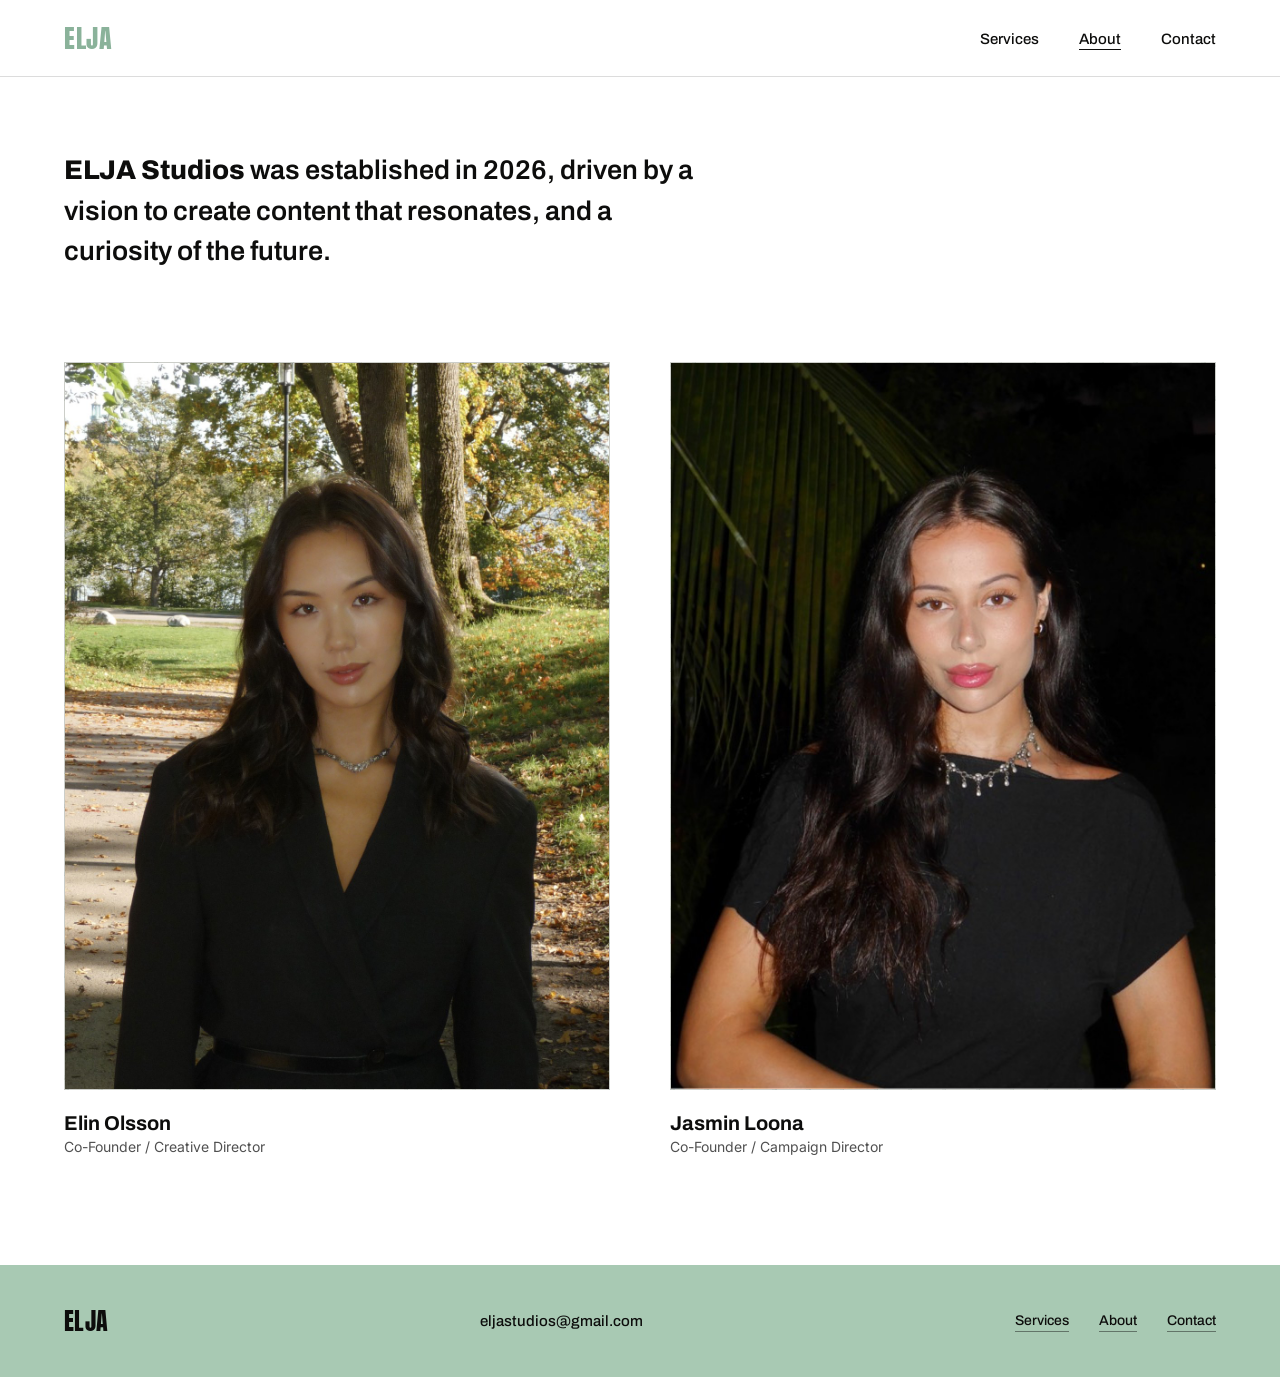
<file: about.html>
<!DOCTYPE html>
<html lang="en">
<head>
<meta charset="UTF-8">
<meta name="viewport" content="width=device-width, initial-scale=1.0, viewport-fit=cover">
<title>About — ELJA Studios</title>
<meta name="description" content="ELJA Studios was established in 2026, driven by a vision to create content that resonates, and a curiosity of the future.">
<link rel="icon" href="assets/favicon.png">
<link rel="preconnect" href="https://fonts.googleapis.com">
<link rel="preconnect" href="https://fonts.gstatic.com" crossorigin>
<link href="https://fonts.googleapis.com/css2?family=Anton&family=Archivo:wght@400;500;600;700;800&family=Inter:wght@400;500;600&display=swap" rel="stylesheet">
<link rel="stylesheet" href="css/styles.css">
</head>
<body>

<a class="skip-link" href="#main">Skip to content</a>

<header class="site-header" id="siteHeader" data-solid-from-start>
  <a class="logo" href="index.html">ELJA</a>
  <nav>
    <ul class="nav-links" id="navLinks">
      <li><a href="services.html">Services</a></li>
      <li><a href="about.html" aria-current="page">About</a></li>
      <li><a href="contact.html">Contact</a></li>
    </ul>
  </nav>
  <button class="nav-toggle" id="navToggle" aria-label="Toggle menu" aria-expanded="false">
    <span></span><span></span><span></span>
  </button>
</header>

<main id="main">
  <section class="wrap page-section">
    <div class="about-intro reveal">
      <p><strong>ELJA Studios</strong> was established in 2026, driven by a vision to create content that resonates, and a curiosity of the future.</p>
    </div>

    <div class="team-grid">
      <div class="team-member reveal">
        <div class="tile">
          <img src="assets/team/elin-olsson.jpg" alt="Elin Olsson, Co-Founder and Creative Director at ELJA Studios">
        </div>
        <h3>Elin Olsson</h3>
        <p>Co-Founder / Creative Director</p>
      </div>
      <div class="team-member reveal">
        <div class="tile">
          <img src="assets/team/jasmin-loona.jpg" alt="Jasmin Loona, Co-Founder and Campaign Director at ELJA Studios">
        </div>
        <h3>Jasmin Loona</h3>
        <p>Co-Founder / Campaign Director</p>
      </div>
    </div>
  </section>
</main>

<footer class="site-footer">
  <div class="wrap footer-row">
    <a class="logo" href="index.html">ELJA</a>
    <a class="footer-email" href="mailto:eljastudios@gmail.com">eljastudios@gmail.com</a>
    <ul class="footer-nav">
      <li><a class="underline-link" href="services.html">Services</a></li>
      <li><a class="underline-link" href="about.html">About</a></li>
      <li><a class="underline-link" href="contact.html">Contact</a></li>
    </ul>
  </div>
</footer>

<script src="js/script.js"></script>
</body>
</html>
</file>
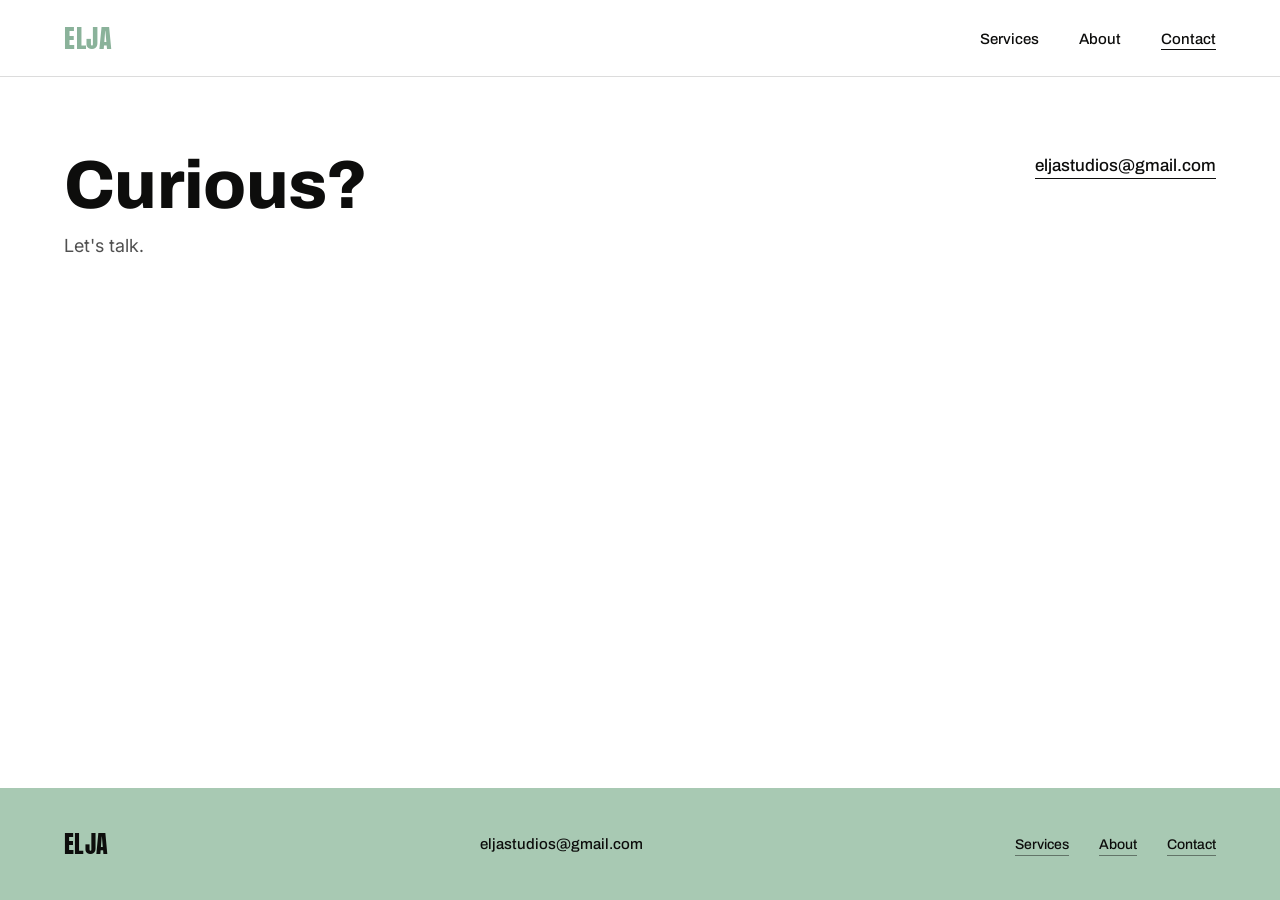
<file: contact.html>
<!DOCTYPE html>
<html lang="en">
<head>
<meta charset="UTF-8">
<meta name="viewport" content="width=device-width, initial-scale=1.0, viewport-fit=cover">
<title>Contact — ELJA Studios</title>
<meta name="description" content="Curious? Let's talk. Get in touch with ELJA Studios.">
<link rel="icon" href="assets/favicon.png">
<link rel="preconnect" href="https://fonts.googleapis.com">
<link rel="preconnect" href="https://fonts.gstatic.com" crossorigin>
<link href="https://fonts.googleapis.com/css2?family=Anton&family=Archivo:wght@400;500;600;700;800&family=Inter:wght@400;500;600&display=swap" rel="stylesheet">
<link rel="stylesheet" href="css/styles.css">
</head>
<body>

<a class="skip-link" href="#main">Skip to content</a>

<header class="site-header" id="siteHeader" data-solid-from-start>
  <a class="logo" href="index.html">ELJA</a>
  <nav>
    <ul class="nav-links" id="navLinks">
      <li><a href="services.html">Services</a></li>
      <li><a href="about.html">About</a></li>
      <li><a href="contact.html" aria-current="page">Contact</a></li>
    </ul>
  </nav>
  <button class="nav-toggle" id="navToggle" aria-label="Toggle menu" aria-expanded="false">
    <span></span><span></span><span></span>
  </button>
</header>

<main id="main">
  <section class="wrap page-section">
    <div class="contact-hero reveal">
      <div>
        <h1 class="headline">Curious?</h1>
        <p class="tagline">Let's talk.</p>
      </div>
      <a class="email underline-link" href="mailto:eljastudios@gmail.com">eljastudios@gmail.com</a>
    </div>
  </section>
</main>

<footer class="site-footer">
  <div class="wrap footer-row">
    <a class="logo" href="index.html">ELJA</a>
    <a class="footer-email" href="mailto:eljastudios@gmail.com">eljastudios@gmail.com</a>
    <ul class="footer-nav">
      <li><a class="underline-link" href="services.html">Services</a></li>
      <li><a class="underline-link" href="about.html">About</a></li>
      <li><a class="underline-link" href="contact.html">Contact</a></li>
    </ul>
  </div>
</footer>

<script src="js/script.js"></script>
</body>
</html>
</file>
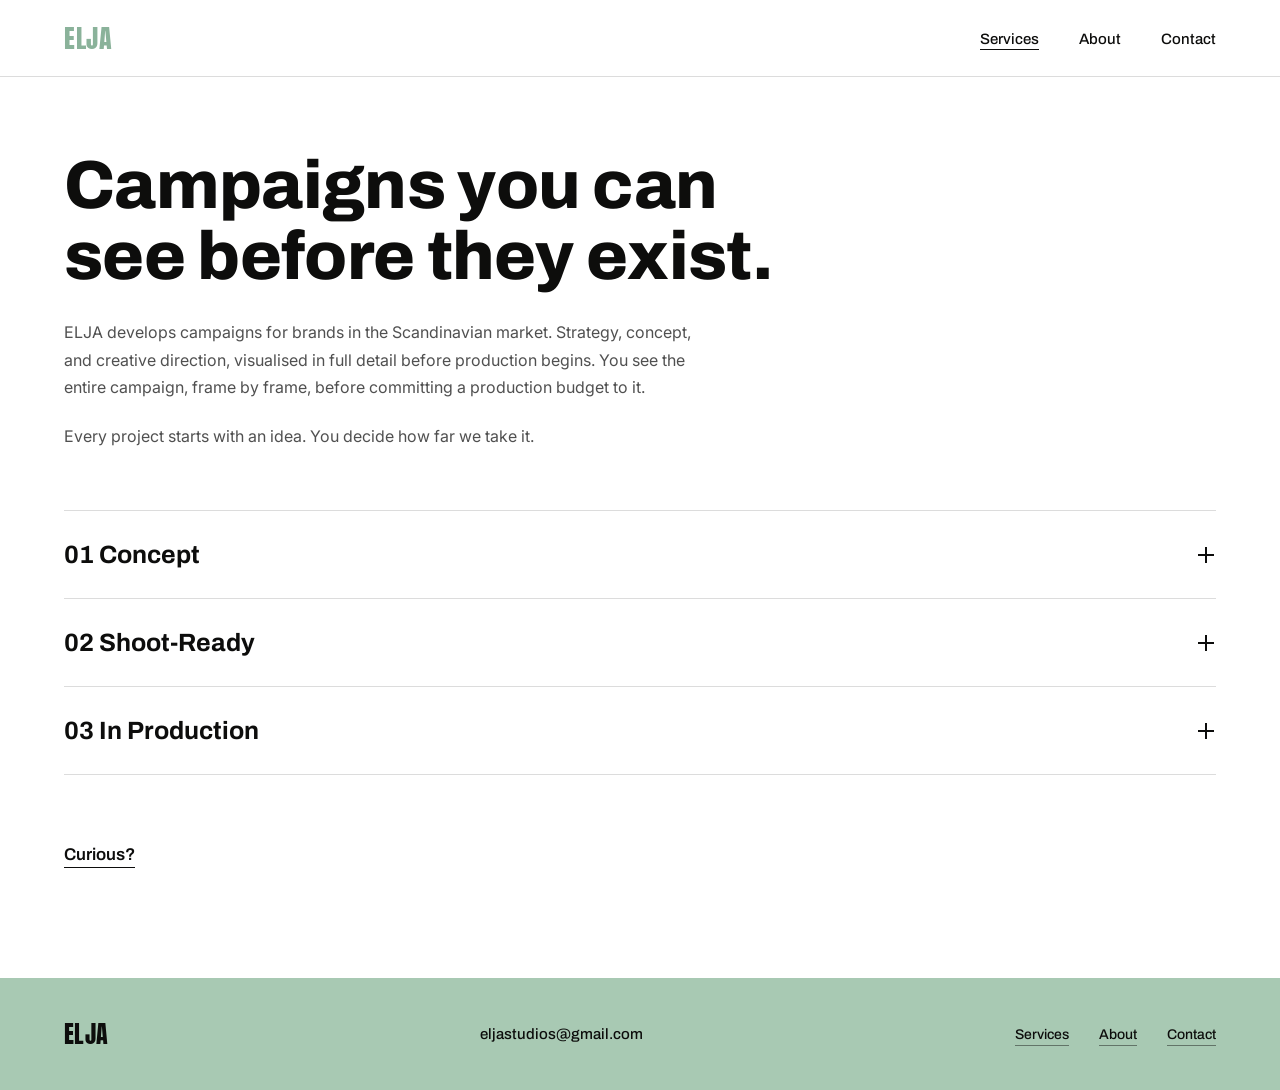
<file: services.html>
<!DOCTYPE html>
<html lang="en">
<head>
<meta charset="UTF-8">
<meta name="viewport" content="width=device-width, initial-scale=1.0, viewport-fit=cover">
<title>Services — ELJA Studios</title>
<meta name="description" content="ELJA develops campaigns for brands in the Scandinavian market. Strategy, concept, and creative direction, visualised in full detail before production begins.">
<link rel="icon" href="assets/favicon.png">
<link rel="preconnect" href="https://fonts.googleapis.com">
<link rel="preconnect" href="https://fonts.gstatic.com" crossorigin>
<link href="https://fonts.googleapis.com/css2?family=Anton&family=Archivo:wght@400;500;600;700;800&family=Inter:wght@400;500;600&display=swap" rel="stylesheet">
<link rel="stylesheet" href="css/styles.css">
</head>
<body>

<a class="skip-link" href="#main">Skip to content</a>

<header class="site-header" id="siteHeader" data-solid-from-start>
  <a class="logo" href="index.html">ELJA</a>
  <nav>
    <ul class="nav-links" id="navLinks">
      <li><a href="services.html" aria-current="page">Services</a></li>
      <li><a href="about.html">About</a></li>
      <li><a href="contact.html">Contact</a></li>
    </ul>
  </nav>
  <button class="nav-toggle" id="navToggle" aria-label="Toggle menu" aria-expanded="false">
    <span></span><span></span><span></span>
  </button>
</header>

<main id="main">
  <section class="wrap page-section">
    <h1 class="headline reveal">Campaigns you can<br>see before they exist.</h1>

    <div class="services-copy reveal">
      <p>ELJA develops campaigns for brands in the Scandinavian market. Strategy, concept, and creative direction, visualised in full detail before production begins. You see the entire campaign, frame by frame, before committing a production budget to it.</p>
      <p>Every project starts with an idea. You decide how far we take it.</p>
    </div>

    <div class="accordion reveal">
      <div class="acc-item">
        <button class="acc-trigger" aria-expanded="false">
          01 Concept
          <span class="icon"></span>
        </button>
        <div class="acc-panel">
          <div class="acc-panel-inner">
            <p>The strategy and campaign idea, presented visually. What the campaign says, why it works in the market, and how it looks and feels.</p>
          </div>
        </div>
      </div>
      <div class="acc-item">
        <button class="acc-trigger" aria-expanded="false">
          02 Shoot-Ready
          <span class="icon"></span>
        </button>
        <div class="acc-panel">
          <div class="acc-panel-inner">
            <p>The complete pre-production. Mood, composition, art direction and shot lists, developed so that you can execute the vision exactly as intended.</p>
          </div>
        </div>
      </div>
      <div class="acc-item">
        <button class="acc-trigger" aria-expanded="false">
          03 In Production
          <span class="icon"></span>
        </button>
        <div class="acc-panel">
          <div class="acc-panel-inner">
            <p>We stay through the shoot. Creative direction on set and finishing in post, so the campaign that runs is the one you approved.</p>
          </div>
        </div>
      </div>
    </div>

    <a class="curious-cta underline-link reveal" href="contact.html">Curious?</a>
  </section>
</main>

<footer class="site-footer">
  <div class="wrap footer-row">
    <a class="logo" href="index.html">ELJA</a>
    <a class="footer-email" href="mailto:eljastudios@gmail.com">eljastudios@gmail.com</a>
    <ul class="footer-nav">
      <li><a class="underline-link" href="services.html">Services</a></li>
      <li><a class="underline-link" href="about.html">About</a></li>
      <li><a class="underline-link" href="contact.html">Contact</a></li>
    </ul>
  </div>
</footer>

<script src="js/script.js"></script>
</body>
</html>
</file>
<file: css/styles.css>
/* ===================================================================
   ELJA Studios — shared stylesheet
   =================================================================== */

:root{
  --sage:#a8c9b3;
  --sage-deep:#8ab29a;
  --ink:#0d0d0c;
  --ink-70: rgba(13,13,12,0.72);
  --ink-45: rgba(13,13,12,0.45);
  --paper:#ffffff;
  --line: rgba(13,13,12,0.14);
  --line-on-sage: rgba(13,13,12,0.22);

  --logo-font: 'Anton', 'Archivo', sans-serif;
  --display: 'Archivo', -apple-system, BlinkMacSystemFont, 'Segoe UI', sans-serif;
  --body: 'Inter', -apple-system, BlinkMacSystemFont, 'Segoe UI', sans-serif;

  --wrap: 1360px;
  --pad: 32px;
}

@media (min-width: 900px){ :root{ --pad: 64px; } }

*,*::before,*::after{ box-sizing:border-box; }
html{ scroll-behavior:smooth; }
html, body{ height:100%; }
body{
  margin:0;
  background:var(--paper);
  color:var(--ink);
  font-family:var(--body);
  -webkit-font-smoothing:antialiased;
  overflow-x:hidden;
  min-height:100vh;
  min-height:100dvh;
  display:flex;
  flex-direction:column;
}
main{ flex:1 0 auto; }
.site-footer{ flex-shrink:0; }
img,svg{ display:block; max-width:100%; }
a{ color:inherit; text-decoration:none; }
ul{ margin:0; padding:0; list-style:none; }
button{ font-family:inherit; border:none; background:none; cursor:pointer; color:inherit; }
h1,h2,h3,p{ margin:0; }

.skip-link{
  position:absolute; left:-999px; top:auto;
  background:var(--ink); color:var(--paper);
  padding:12px 20px; z-index:1000; font-size:13px;
}
.skip-link:focus{ left:16px; top:16px; }

:focus-visible{ outline:2px solid var(--sage-deep); outline-offset:3px; }

.wrap{
  max-width:var(--wrap);
  margin:0 auto;
  padding-left:max(var(--pad), env(safe-area-inset-left));
  padding-right:max(var(--pad), env(safe-area-inset-right));
}

.underline-link{
  position:relative;
  display:inline-block;
  padding-bottom:3px;
  border-bottom:1px solid currentColor;
}

/* ---------- Reveal-on-scroll ---------- */
.reveal{ opacity:0; transform:translateY(22px); transition:opacity .7s ease, transform .7s ease; }
.reveal.in-view{ opacity:1; transform:translateY(0); }
@media (prefers-reduced-motion: reduce){
  html{ scroll-behavior:auto; }
  .reveal{ opacity:1; transform:none; transition:none; }
}

/* ---------- Header ---------- */
.site-header{
  position:fixed; top:0; left:0; right:0; z-index:200;
  display:flex; align-items:center; justify-content:space-between;
  padding:28px max(var(--pad), env(safe-area-inset-right)) 28px max(var(--pad), env(safe-area-inset-left));
  color:#fff;
  transition:background .35s ease, color .35s ease, padding .35s ease, box-shadow .35s ease;
}
.site-header.is-solid{
  background:var(--paper);
  color:var(--ink);
  padding-top:18px;
  padding-bottom:18px;
  box-shadow:0 1px 0 var(--line);
}
.logo{
  font-family:var(--logo-font);
  font-weight:400;
  font-size:26px;
  letter-spacing:0.02em;
  color:var(--sage);
  transition:color .35s ease;
}
.site-header.is-solid .logo{ color:var(--sage-deep); }

.nav-links{ display:flex; gap:40px; }
.nav-links a{
  font-family:var(--display);
  font-weight:500;
  font-size:15px;
  position:relative;
  padding-bottom:4px;
}
.nav-links a[aria-current="page"]{ text-decoration:underline; text-underline-offset:5px; }
.nav-links a::after{
  content:'';
  position:absolute; left:0; right:100%; bottom:0;
  height:1px; background:currentColor;
  transition:right .3s ease;
}
.nav-links a:hover::after{ right:0; }

.nav-toggle{ display:none; width:44px; height:44px; position:relative; flex:none; margin:-12px -12px -12px 0; }
.nav-toggle span{
  position:absolute; left:50%; top:50%; width:24px; height:2px; background:currentColor;
  transform:translate(-50%,-50%);
  transition:transform .3s ease, opacity .3s ease;
}
.nav-toggle span:nth-child(1){ transform:translate(-50%,-50%) translateY(-8px); }
.nav-toggle span:nth-child(2){ transform:translate(-50%,-50%); }
.nav-toggle span:nth-child(3){ transform:translate(-50%,-50%) translateY(8px); }
.nav-toggle.is-open span:nth-child(1){ transform:translate(-50%,-50%) rotate(45deg); }
.nav-toggle.is-open span:nth-child(2){ opacity:0; }
.nav-toggle.is-open span:nth-child(3){ transform:translate(-50%,-50%) rotate(-45deg); }

@media (max-width: 760px){
  .nav-toggle{ display:block; }
  .nav-links{
    position:fixed; inset:0; z-index:150;
    background:var(--ink); color:var(--paper);
    flex-direction:column; align-items:flex-start; justify-content:center;
    gap:26px;
    padding:max(28px, env(safe-area-inset-top)) max(40px, env(safe-area-inset-right)) max(28px, env(safe-area-inset-bottom)) max(40px, env(safe-area-inset-left));
    transform:translateX(100%); transition:transform .45s ease;
  }
  .nav-links.is-open{ transform:translateX(0); }
  .nav-links a{ font-size:26px; }
}

/* ---------- Hero (home only: pure media, no text overlay) ---------- */
.hero{
  position:relative;
  height:100vh;
  height:100dvh;
  min-height:560px;
  overflow:hidden;
}
@media (max-width: 760px){
  .hero{
    height:auto;
    min-height:0;
    aspect-ratio:16/9;
  }
}
.hero-media{
  position:absolute; inset:0;
  background:#e7ece6;
  overflow:hidden;
}
.hero-video{
  width:100%; height:100%;
  object-fit:cover;
  display:block;
}

/* ---------- Section shell ---------- */
main{ padding-top:0; }
.page-section{ padding-top:150px; padding-bottom:110px; }
.page-section.tight-top{ padding-top:150px; }
@media (max-width: 760px){
  .page-section{ padding-top:120px; padding-bottom:70px; }
  .page-section.tight-top{ padding-top:120px; }
}

.headline{
  font-family:var(--display);
  font-weight:800;
  font-size:clamp(34px, 5.6vw, 68px);
  line-height:1.04;
  letter-spacing:-0.01em;
  max-width:900px;
}

.about-link{
  display:inline-block;
  margin-top:26px;
  font-family:var(--display);
  font-weight:500;
  font-size:15px;
}

/* ---------- Home: Curious / Work row ---------- */
.split-row{
  display:grid;
  grid-template-columns:0.9fr 1.4fr;
  gap:60px;
  margin-top:130px;
}
@media (max-width: 900px){
  .split-row{ grid-template-columns:1fr; gap:56px; margin-top:90px; }
}

.curious-block{ display:block; }
.curious-block h2{
  font-family:var(--display);
  font-weight:800;
  font-size:clamp(30px, 4.4vw, 46px);
  line-height:1.08;
  transition:opacity .25s ease;
}
.curious-block .underline-link{
  display:inline-block; margin-top:6px;
}
.curious-block:hover h2{ opacity:0.7; }

.work-label{
  font-family:var(--display);
  font-weight:600;
  font-size:15px;
  margin-bottom:22px;
  display:block;
}

.work-grid{
  display:grid;
  grid-template-columns:repeat(4, 1fr);
  gap:14px;
}
@media (max-width: 900px){
  .work-grid{ grid-template-columns:repeat(2, 1fr); gap:10px; }
}

/* ---------- Placeholder tile ---------- */
.tile{
  position:relative;
  aspect-ratio:4/5;
  background:
    repeating-linear-gradient(135deg, #e2e6e0 0 2px, #d9ded6 2px 3px, transparent 3px 24px),
    #ecefe9;
  border:1px solid var(--line);
  overflow:hidden;
  display:flex; align-items:center; justify-content:center;
}
.tile .tile-label{
  font-size:11px; letter-spacing:0.06em; text-transform:uppercase;
  color:var(--ink-45); text-align:center; padding:0 14px;
}
.tile .play{
  position:absolute; top:50%; left:50%; transform:translate(-50%,-50%);
  width:44px; height:44px; border-radius:50%;
  background:rgba(255,255,255,0.85);
  display:flex; align-items:center; justify-content:center;
}
.tile.is-square{ aspect-ratio:1/1; }
.tile.is-portrait{ aspect-ratio:3/4; }
.tile.is-wide{ aspect-ratio:16/9; }
.tile img{
  width:100%; height:100%;
  object-fit:cover;
  display:block;
}
a.tile{ transition:opacity .25s ease; }
a.tile:hover{ opacity:0.82; }

/* ---------- Services page ---------- */
.services-copy{ max-width:640px; margin-top:28px; }
.services-copy p{ font-size:16px; line-height:1.7; color:var(--ink-70); }
.services-copy p + p{ margin-top:22px; }

.accordion{ margin-top:60px; border-top:1px solid var(--line); }
.acc-item{ border-bottom:1px solid var(--line); }
.acc-trigger{
  width:100%;
  display:flex; align-items:center; justify-content:space-between;
  padding:30px 0;
  font-family:var(--display); font-weight:700;
  font-size:clamp(19px, 2.6vw, 25px);
  text-align:left;
}
.acc-trigger .icon{
  position:relative; width:20px; height:20px; flex:none; margin-left:20px;
}
.acc-trigger .icon::before,
.acc-trigger .icon::after{
  content:''; position:absolute; top:50%; left:50%;
  background:var(--ink); transition:transform .25s ease;
}
.acc-trigger .icon::before{ width:16px; height:2px; transform:translate(-50%,-50%); }
.acc-trigger .icon::after{ width:2px; height:16px; transform:translate(-50%,-50%); }
.acc-item.is-open .acc-trigger .icon::after{ transform:translate(-50%,-50%) scaleY(0); }

.acc-panel{
  max-height:0; overflow:hidden;
  transition:max-height .35s ease;
}
.acc-panel-inner{ padding:0 0 30px; max-width:600px; }
.acc-panel-inner p{ font-size:15px; line-height:1.7; color:var(--ink-70); }

.curious-cta{
  display:inline-block; margin-top:70px;
  font-family:var(--display); font-weight:600; font-size:17px;
}

/* ---------- About page ---------- */
.about-intro{ max-width:640px; }
.about-intro p{
  font-family:var(--display); font-weight:600;
  font-size:clamp(20px, 2.6vw, 27px); line-height:1.5;
  color:var(--ink);
}
.about-intro strong{ font-weight:800; }

.team-grid{
  margin-top:90px;
  display:grid;
  grid-template-columns:1fr 1fr;
  gap:60px;
}
@media (max-width: 760px){
  .team-grid{ grid-template-columns:1fr; gap:56px; }
}
.team-member .tile{ aspect-ratio:3/4; margin-bottom:22px; }
.team-member h3{ font-family:var(--display); font-weight:700; font-size:20px; }
.team-member p{ margin-top:4px; font-size:14px; color:var(--ink-70); }

/* ---------- Contact page ---------- */
.contact-hero{
  display:flex; justify-content:space-between; align-items:flex-start; gap:32px; flex-wrap:wrap;
}
@media (max-width: 700px){
  .contact-hero{ flex-direction:column; align-items:flex-start; gap:18px; }
}
.contact-hero .headline{ margin-bottom:14px; }
.contact-hero .tagline{ font-size:18px; color:var(--ink-70); }
.contact-hero .email{
  font-family:var(--display); font-weight:500; font-size:17px;
  margin-top:6px;
}

/* ---------- Global Footer ---------- */
.site-footer{
  background:var(--sage);
  color:var(--ink);
  padding-top:38px;
  padding-bottom:max(38px, env(safe-area-inset-bottom));
}
.footer-row{
  display:flex; justify-content:space-between; align-items:center; gap:24px; flex-wrap:wrap;
}
@media (max-width: 620px){
  .footer-row{ flex-direction:column; align-items:flex-start; gap:18px; }
}
.footer-row .logo{ color:var(--ink); font-size:24px; }
.footer-email{ font-family:var(--display); font-weight:500; font-size:15px; }
.footer-nav{ display:flex; gap:30px; }
.footer-nav a{ font-family:var(--display); font-weight:500; font-size:14px; }
.footer-nav a.underline-link{ border-bottom-color:var(--ink-45); }
.footer-nav a.underline-link:hover{ border-bottom-color:var(--ink); }
</file>
